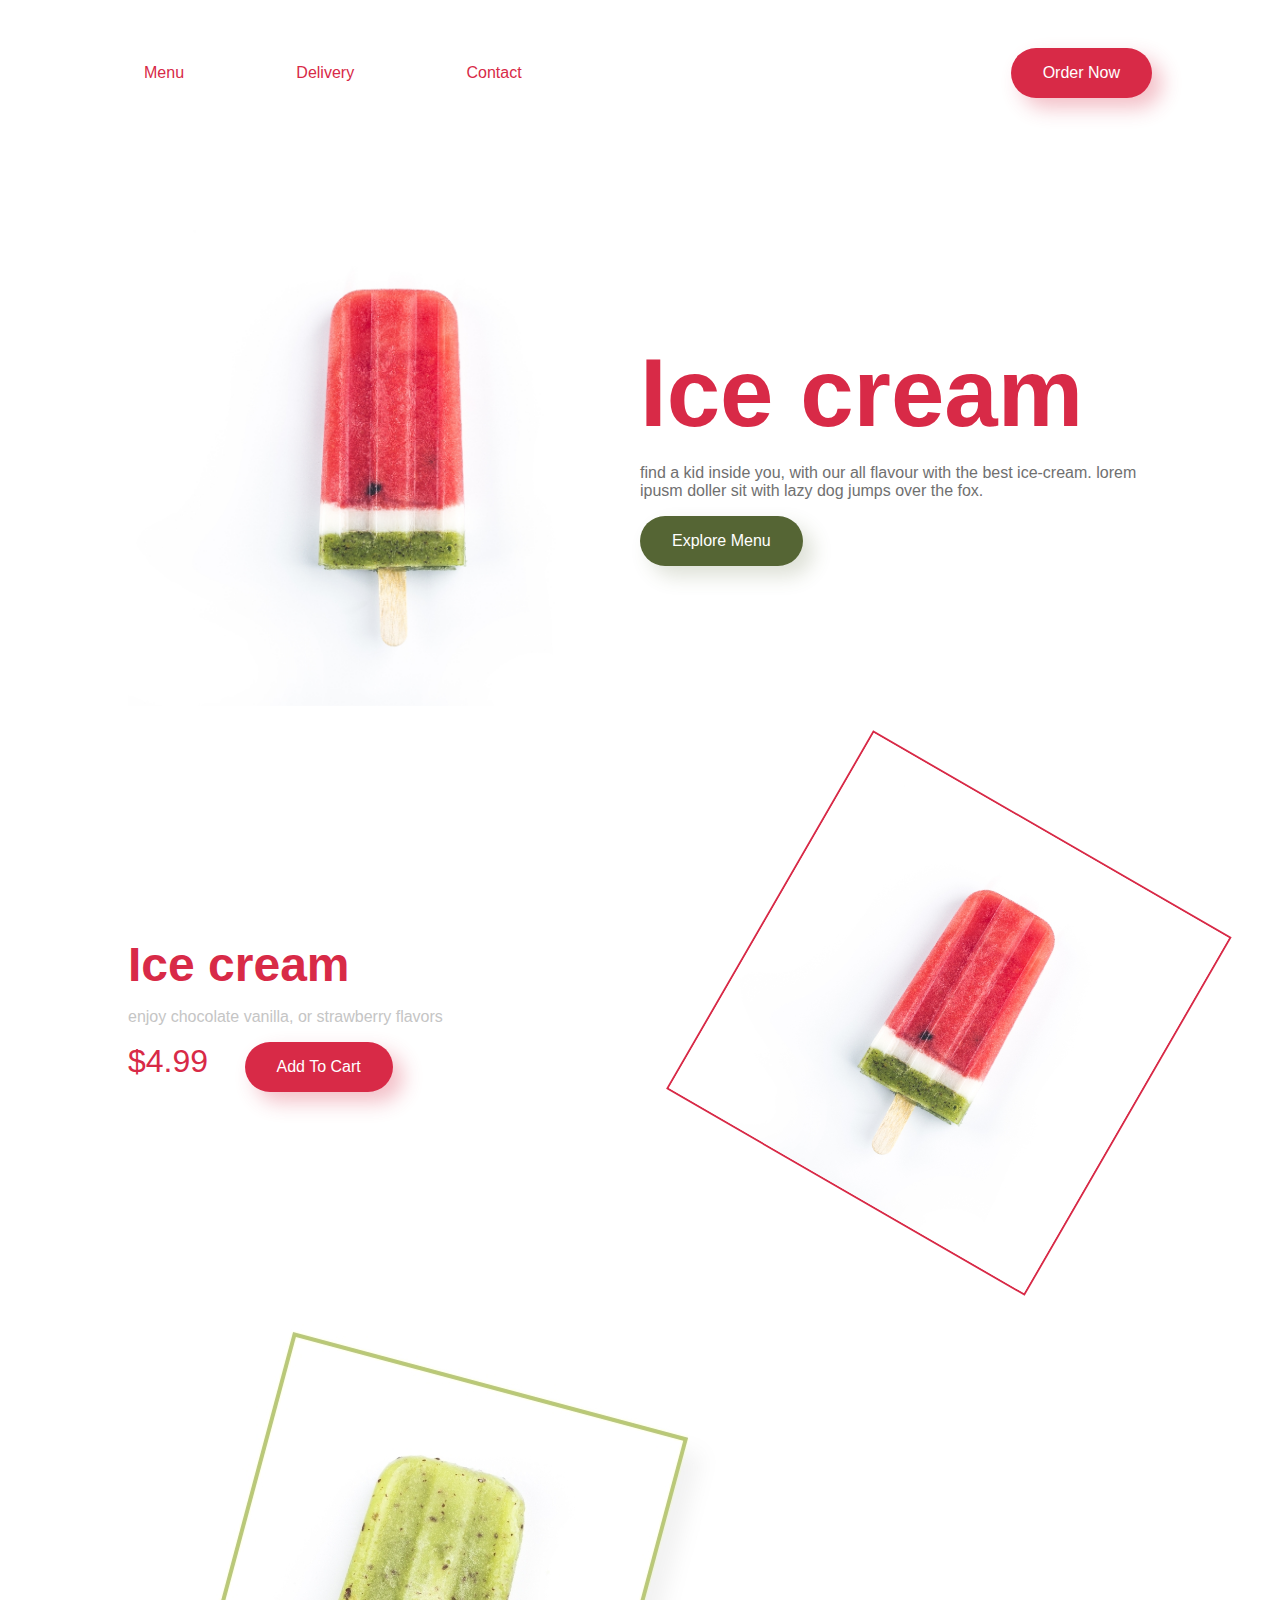
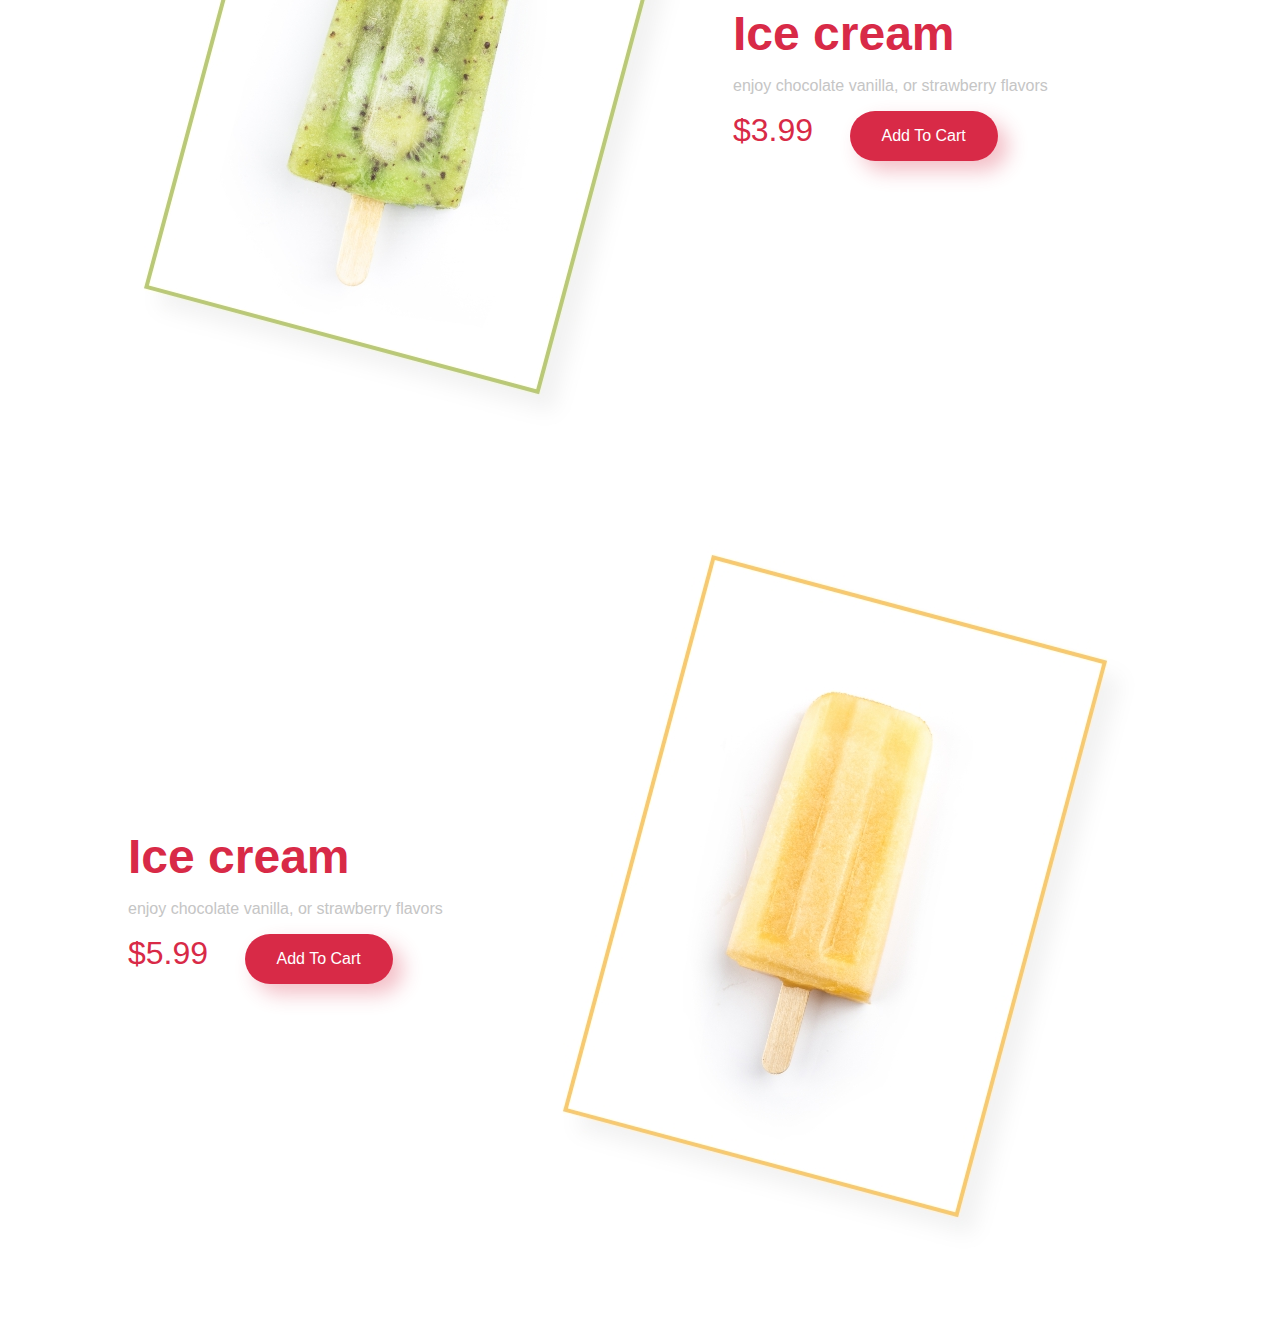
<file: ice-cream/index.html>
<!DOCTYPE html>
<html lang="en">
  <head>
    <meta charset="UTF-8" />
    <meta http-equiv="X-UA-Compatible" content="IE=edge" />
    <meta name="viewport" content="width=device-width, initial-scale=1.0" />
    <link rel="stylesheet" href="./styles.css" />
    <title>Ice cream</title>
  </head>
  <body>
    <nav class="navbar">
      <div class="container navbar--content">
        <ul class="menu">
          <li class="menu--item"><a href="#">Menu</a></li>
          <li class="menu--item"><a href="#">Delivery</a></li>
          <li class="menu--item"><a href="#">Contact</a></li>
        </ul>
        <button class="btn red-btn">Order now</button>
      </div>
    </nav>

    <main>
      <section class="header">
        <div class="container">
          <div class="header--content">
            <div class="header--content__image ">
              <img src="./images/section-1.jpg"  alt="red ice cream" />
            </div>
            <div class="header--content__text">
              <h1 class="heading--primary">Ice cream</h1>
              <p class="paragraph">
                find a kid inside you, with our all flavour with the best
                ice-cream. lorem ipusm doller sit with lazy dog jumps over the
                fox.
              </p>
              <button class="btn green-btn">Explore menu</button>
            </div>
          </div>
        </div>
      </section>

      <section class="berry">
        <div class="container">
            <div class="berry--content">

                <div class="berry--content__text">
                  <h1 class="heading--tertially">Ice cream</h1>
                  <p class="paragraph paragraph-modified">
                    enjoy chocolate vanilla, or strawberry flavors
                  </p>
                 
                  <div class="berry--content__cta">
                    <span class="price">$4.99</span>
                    <button class="btn red-btn">Add to cart</button>
                  </div>
                </div>

                <div class="berry--content__image image-one">
                    <img src="./images/section-1.jpg" alt="red ice cream" />
                  </div>

              </div>
        </div>
      </section>

      <section class="berry">
        <div class="container">
            <div class="berry--content">

                <div class="berry--content__image">
                    <img src="./images/section-2.jpg" alt="red ice cream" />
                  </div>

                <div class="berry--content__text">
                  <h1 class="heading--tertially">Ice cream</h1>
                  <p class="paragraph paragraph-modified">
                    enjoy chocolate vanilla, or strawberry flavors
                  </p>
                 
                  <div class="berry--content__cta">
                    <span class="price">$3.99</span>
                    <button class="btn red-btn">Add to cart</button>
                  </div>
                </div>


              </div>
        </div>
      </section>

      <section class="berry">
        <div class="container">
            <div class="berry--content">

                <div class="berry--content__text">
                  <h1 class="heading--tertially">Ice cream</h1>
                  <p class="paragraph paragraph-modified">
                    enjoy chocolate vanilla, or strawberry flavors
                  </p>
                 
                  <div class="berry--content__cta">
                    <span class="price">$5.99</span>
                    <button class="btn red-btn">Add to cart</button>
                  </div>
                </div>

                <div class="berry--content__image">
                    <img src="./images/section-3.jpg" alt="red ice cream" />
                  </div>

              </div>
        </div>
      </section>
    </main>
  </body>
</html>
</file>
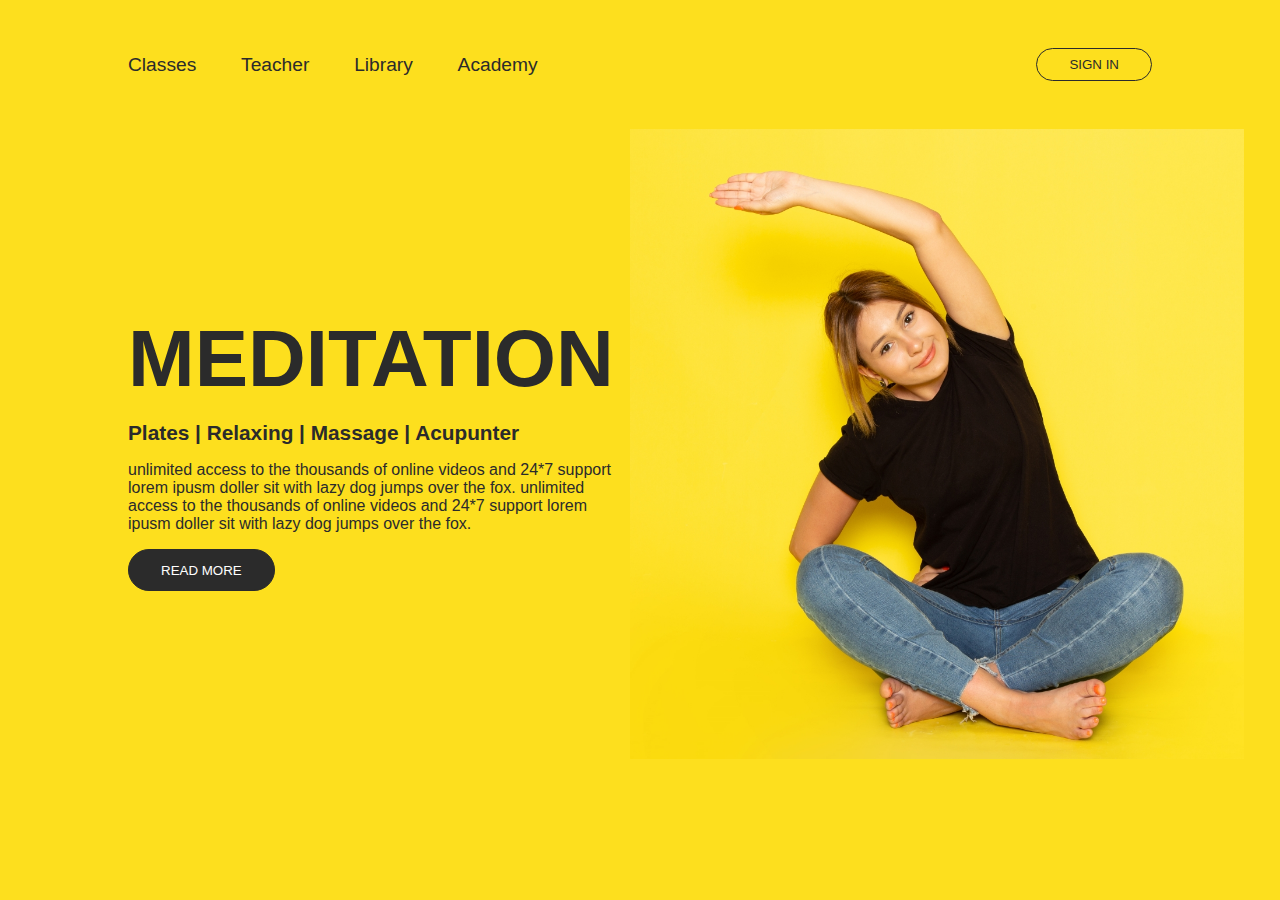
<file: meditation/index.html>
<!DOCTYPE html>
<html lang="en">
  <head>
    <meta charset="UTF-8" />
    <meta http-equiv="X-UA-Compatible" content="IE=edge" />
    <meta name="viewport" content="width=device-width, initial-scale=1.0" />
    <link rel="stylesheet" href="./styles.css" />
    <title>Meditation</title>
  </head>
  <body>
    <header class="header">
      <div class="container">
        <nav class="navbar">
          <div class="menu">
            <ul class="menu--items">
              <li class="menu--item">Classes</li>
              <li class="menu--item">Teacher</li>
              <li class="menu--item">Library</li>
              <li class="menu--item">Academy</li>
            </ul>
          </div>
          <button class="btn signin">Sign in</button>
        </nav>

        <section class="hero">
          <div class="hero--text">
            <h1 class="heading--primary">Meditation</h1>
            <h3 class="heading--tertially">
              plates | relaxing | massage | acupunter
            </h3>

            <p class="paragraph">
              unlimited access to the thousands of online videos and 24*7
              support lorem ipusm doller sit with lazy dog jumps over the fox.
              unlimited access to the thousands of online videos and 24*7
              support lorem ipusm doller sit with lazy dog jumps over the fox.
            </p>

            <button class="btn cta">Read more</button>
          </div>

          <div class="hero--image">
            <!-- <img src="./images/hero.jpg" alt=""> -->
          </div>
        </section>
      </div>
    </header>
  </body>
</html>
</file>
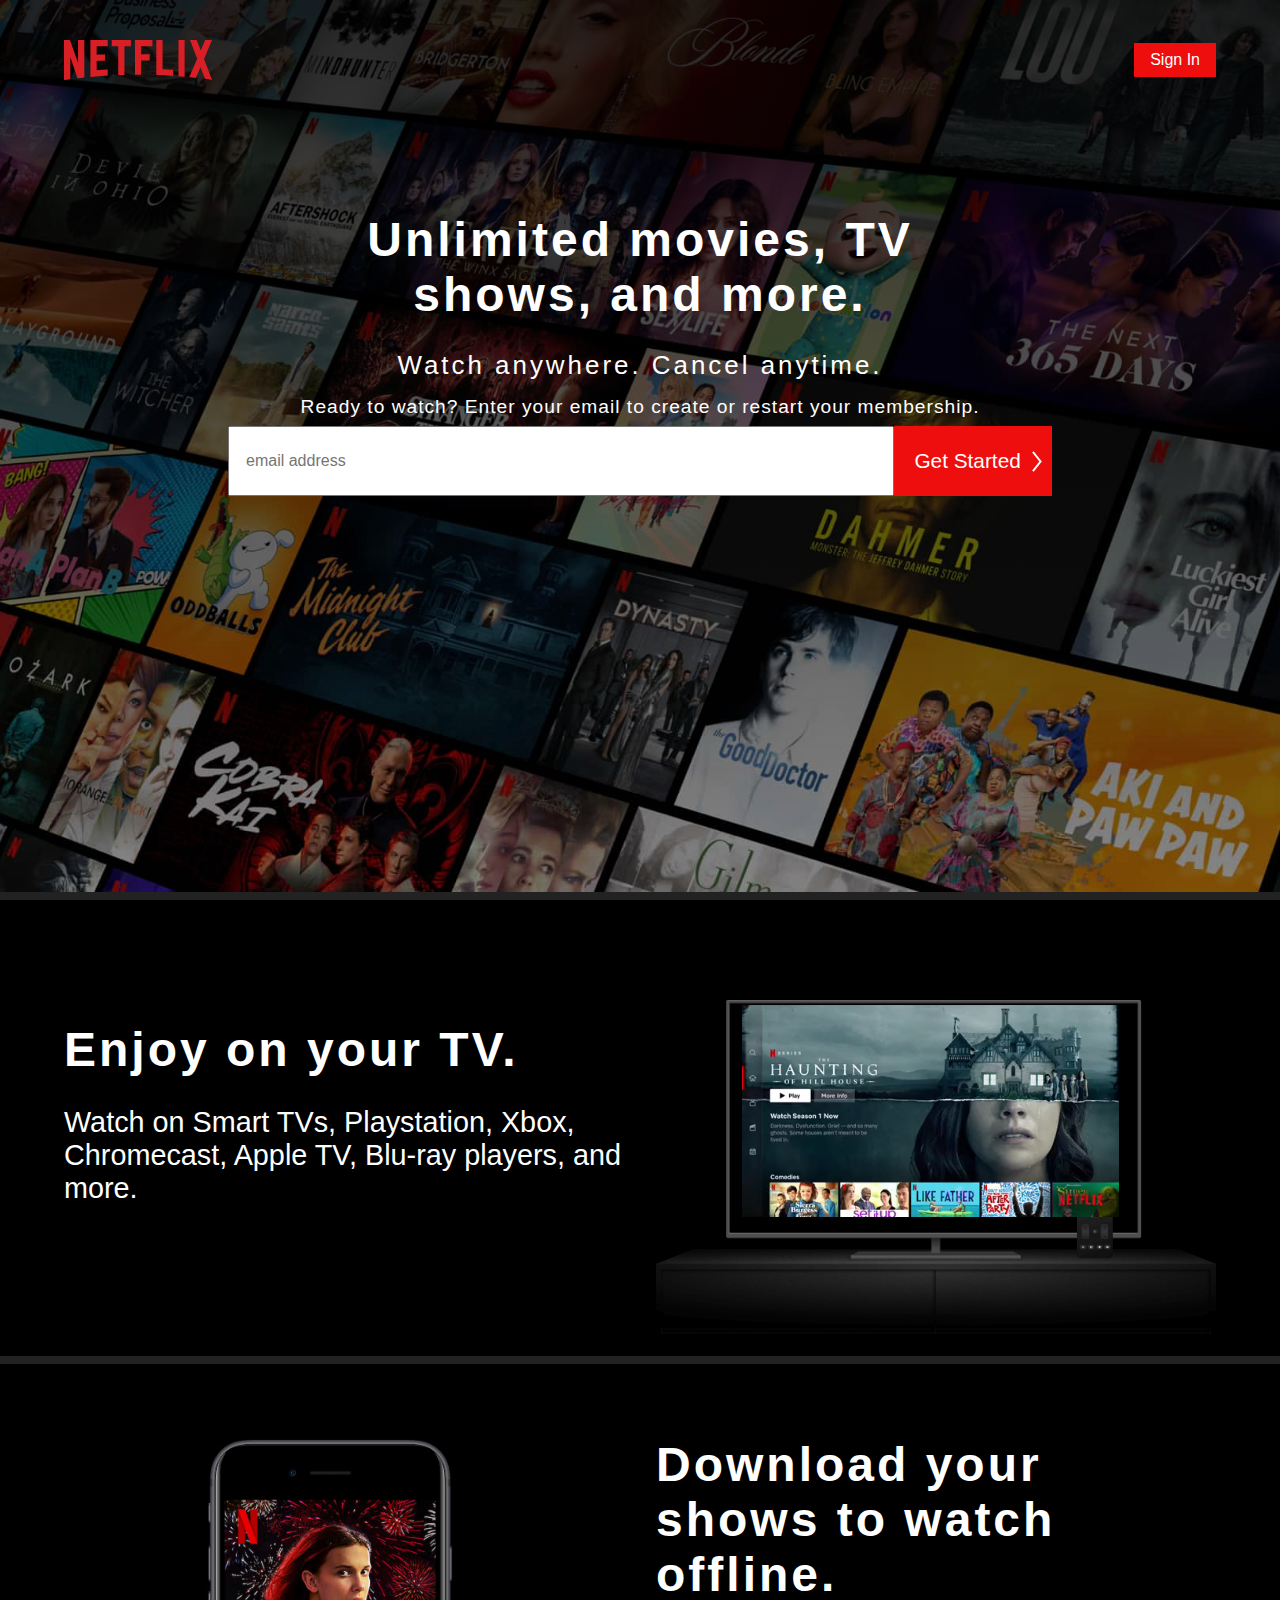
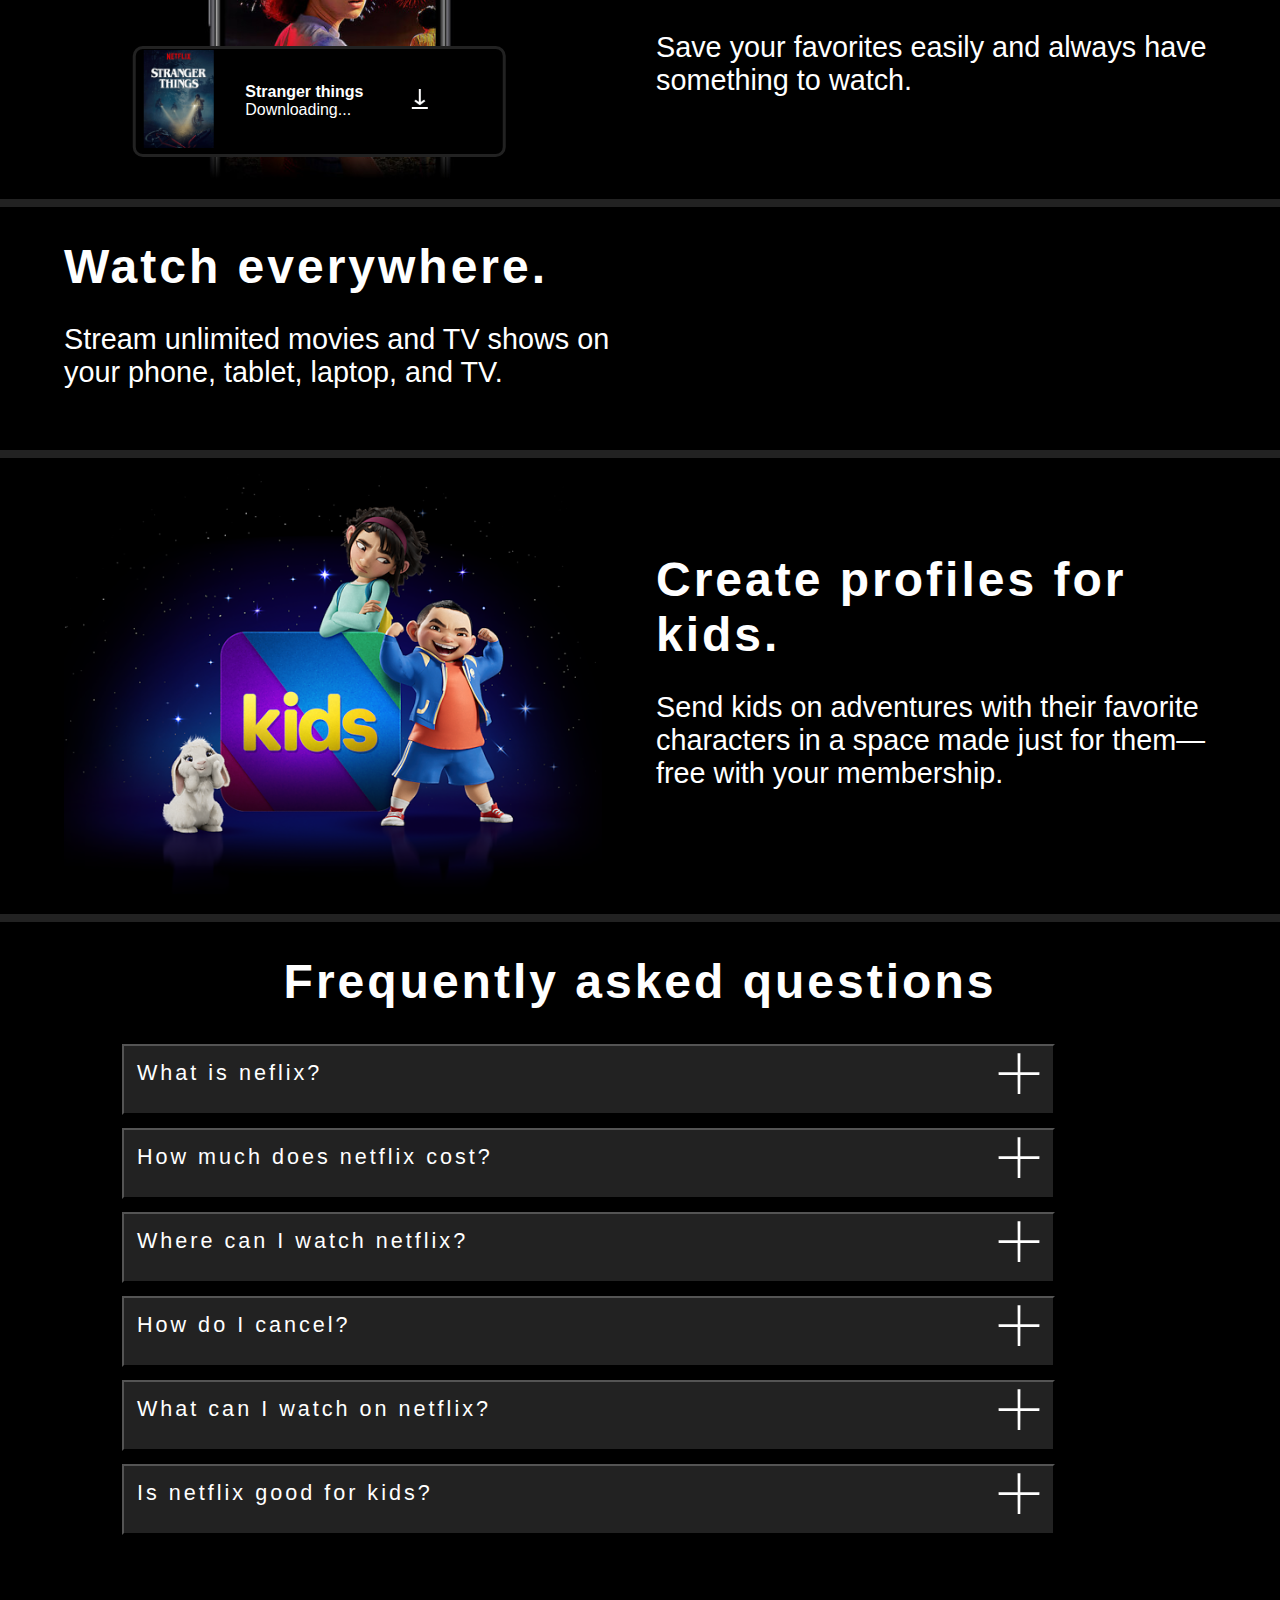
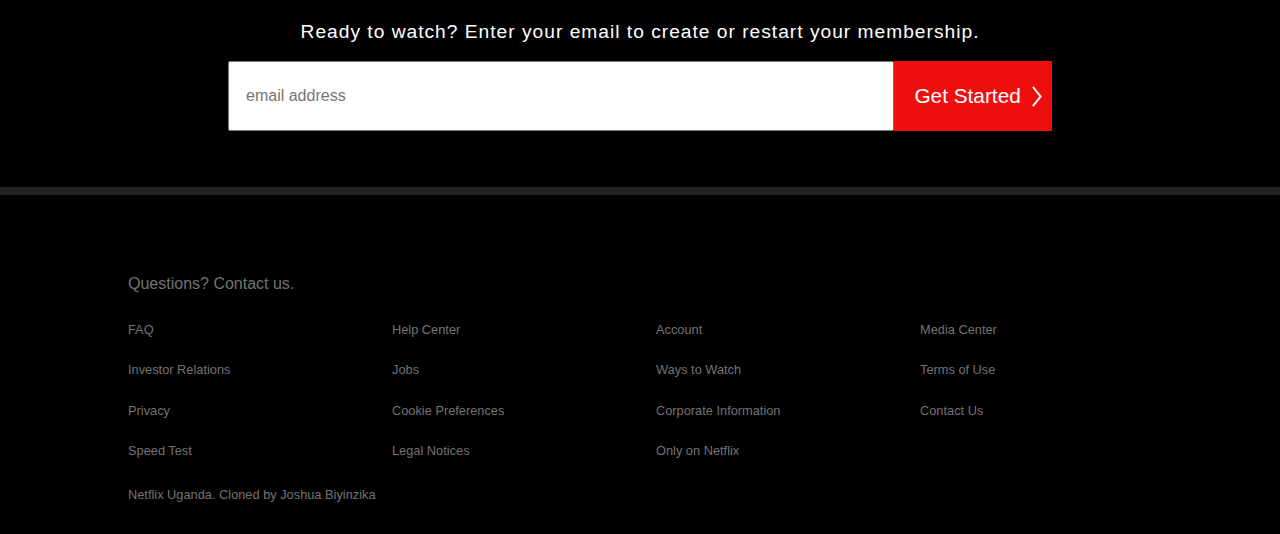
<file: netflix-clone/index.html>
<!DOCTYPE html>
<html lang="en">
  <head>
    <meta charset="UTF-8" />
    <meta http-equiv="X-UA-Compatible" content="IE=edge" />
    <meta name="viewport" content="width=device-width, initial-scale=1.0" />
    <link rel="shortcut icon" href="assests/images/netflix-favicon.ico" type="image/x-icon">
    <link rel="stylesheet" href="assests/css/components.css" />
    <link rel="stylesheet" href="assests/css/layout.css" />
    <link rel="stylesheet" href="assests/css/utilities.css" />
    <link rel="stylesheet" href="assests/css/main.css" />
    <title>Netflix clone</title>
  </head>
  <body>
    <header>
      <div class="container">
        <nav class="navbar">
          <div class="logo">
            <img src="assests/images/logo.svg" alt="#" />
          </div>

          <a href="#" class="btn btn-sigin">sign in</a>
        </nav>

        <div class="header-text">
          <h1 class="heading-primary">
            Unlimited movies, TV <br />
            shows, and more.
          </h1>
          <h2 class="heading-secondary">Watch anywhere. Cancel anytime.</h2>
          <p class="heading-paragraph">
            Ready to watch? Enter your email to create or restart your
            membership.
          </p>

          <form action="#" class="subscription-form">
            <input
              type="email"
              name="email"
              id="email"
              placeholder="email address"
            />
            <button type="submit" class="btn btn-subscription">
              Get started
              <span class="right-arrow">
                <svg viewBox="0 0 6 12" xmlns="http://www.w3.org/2000/svg"><desc>chevron</desc><path d="M.61 1.312l.78-.624L5.64 6l-4.25 5.312-.78-.624L4.36 6z" fill="#fff" fill-rule="evenodd"></path></svg>
              </span>
            </button>
          </form>
        </div>
      </div>
    </header>

    <main>
      <section class="enjoy">
        <div class="container">
          <div class="row">
            <div class="col-1-of-2">
              <h1 class="heading-primary">Enjoy on your TV.</h1>
              <p class="paragraph">
                Watch on Smart TVs, Playstation, Xbox, Chromecast, Apple TV,
                Blu-ray players, and more.
              </p>
            </div>
            <div class="col-1-of-2">
              <div class="enjoy-tv">
                <img src="assests/images/tv.png" alt="tv" />
                <div class="enjoy-tv__video">
                  <video class="video" autoplay muted loop>
                    <source
                      src="assests/images//Netflix-enjoy-on-your-tv-section .m4v"
                    />
                  </video>
                </div>
              </div>
            </div>
          </div>
        </div>
      </section>

      <section class="download">
        <div class="container">
          <div class="row">
            <div class="col-1-of-2">
              <div class="download-phone">
                <img src="assests/images/mobile-0819.jpg" alt="phone" />
                <div class="download-phone__box">
                  <div class="download-phone__box-image">
                    <img src="assests/images/boxshot.png" alt="box" />
                  </div>
                  <div class="download-phone__box-text">
                    <h4>Stranger things</h4>
                    <p>Downloading...</p>
                  </div>
                  <div class="download-phone__box-animation">
                    <img src="assests/images/download-icon.gif" alt="download icon">
                  </div>
                </div>
              </div>
            </div>
            <div class="col-1-of-2">
              <h1 class="heading-primary">
                Download your shows to watch offline.
              </h1>
              <p class="paragraph">
                Save your favorites easily and always have something to watch.
              </p>
            </div>
          </div>
        </div>
      </section>

      <section class="watch">
        <div class="container">
          <div class="row">
            <div class="col-1-of-2">
              <div class="watch-text">
                <h1 class="heading-primary">Watch everywhere.</h1>
                <p class="paragraph">
                  Stream unlimited movies and TV shows on your phone, tablet,
                  laptop, and TV.
                </p>
              </div>
            </div>
          </div>
        </div>
      </section>

      <section class="kids">
        <div class="container">
          <div class="row">
            <div class="col-1-of-2">
              <div class="kids-image">
                <img src="assests/images/kids.png" alt="kids" />
              </div>
            </div>
            <div class="col-1-of-2">
              <h1 class="heading-primary">Create profiles for kids.</h1>
              <p class="paragraph">
                Send kids on adventures with their favorite characters in a
                space made just for them—free with your membership.
              </p>
            </div>
          </div>
        </div>
      </section>

      <section class="faqs">
        <div class="container">
          <div class="heading-center">
            <h1 class="heading-primary">Frequently asked questions</h1>
          </div>
          <div class="faqs-content">
            <div class="faqs-content__box">
              <div class="faqs-content__box-content">
                <button class="qn">
                  <h2 class="heading-secondary">What is neflix?</h2>

                  <svg
                    id="thin-x"
                    viewBox="0 0 26 26"
                    class="svg-icon svg-icon-thin-x"
                    focusable="true"
                  >
                    <path
                      d="M10.5 9.3L1.8 0.5 0.5 1.8 9.3 10.5 0.5 19.3 1.8 20.5 10.5 11.8 19.3 20.5 20.5 19.3 11.8 10.5 20.5 1.8 19.3 0.5 10.5 9.3Z"
                    ></path>
                  </svg>
                </button>
                <div class="content hide">
                  <p class="paragraph">
                    Netflix is a streaming service that offers a wide variety of
                    award-winning TV shows, movies, anime, documentaries, and
                    more on thousands of internet-connected devices.
                  </p>

                  <p class="paragraph">
                    You can watch as much as you want, whenever you want without
                    a single commercial – all for one low monthly price. There's
                    always something new to discover and new TV shows and movies
                    are added every week!
                  </p>
                </div>
              </div>

              <div class="faqs-content__box-content">
                <button class="qn">
                  <h2 class="heading-secondary">How much does netflix cost?</h2>

                  <svg
                    id="thin-x"
                    viewBox="0 0 26 26"
                    class="svg-icon svg-icon-thin-x"
                    focusable="true"
                  >
                    <path
                      d="M10.5 9.3L1.8 0.5 0.5 1.8 9.3 10.5 0.5 19.3 1.8 20.5 10.5 11.8 19.3 20.5 20.5 19.3 11.8 10.5 20.5 1.8 19.3 0.5 10.5 9.3Z"
                    ></path>
                  </svg>
                </button>
                <div class="content hide">
                  <p class="paragraph">
                    Watch Netflix on your smartphone, tablet, Smart TV, laptop,
                    or streaming device, all for one fixed monthly fee. Plans
                    range from US$3.99 to US$11.99 a month. No extra costs, no
                    contracts.
                  </p>
                </div>
              </div>

              <div class="faqs-content__box-content">
                <button class="qn">
                  <h2 class="heading-secondary">Where can I watch netflix?</h2>

                  <svg
                    id="thin-x"
                    viewBox="0 0 26 26"
                    class="svg-icon svg-icon-thin-x"
                    focusable="true"
                  >
                    <path
                      d="M10.5 9.3L1.8 0.5 0.5 1.8 9.3 10.5 0.5 19.3 1.8 20.5 10.5 11.8 19.3 20.5 20.5 19.3 11.8 10.5 20.5 1.8 19.3 0.5 10.5 9.3Z"
                    ></path>
                  </svg>
                </button>
                <div class="content hide">
                  <p class="paragraph">
                    Watch anywhere, anytime. Sign in with your Netflix account
                    to watch instantly on the web at netflix.com from your
                    personal computer or on any internet-connected device that
                    offers the Netflix app, including smart TVs, smartphones,
                    tablets, streaming media players and game consoles.
                  </p>

                  <p class="paragraph">
                    You can also download your favorite shows with the iOS,
                    Android, or Windows 10 app. Use downloads to watch while
                    you're on the go and without an internet connection. Take
                    Netflix with you anywhere.
                  </p>
                </div>
              </div>

              <div class="faqs-content__box-content">
                <button class="qn">
                  <h2 class="heading-secondary">How do I cancel?</h2>

                  <svg
                    id="thin-x"
                    viewBox="0 0 26 26"
                    class="svg-icon svg-icon-thin-x"
                    focusable="true"
                  >
                    <path
                      d="M10.5 9.3L1.8 0.5 0.5 1.8 9.3 10.5 0.5 19.3 1.8 20.5 10.5 11.8 19.3 20.5 20.5 19.3 11.8 10.5 20.5 1.8 19.3 0.5 10.5 9.3Z"
                    ></path>
                  </svg>
                </button>
                <div class="content hide">
                  <p class="paragraph">
                    Netflix is flexible. There are no pesky contracts and no
                    commitments. You can easily cancel your account online in
                    two clicks. There are no cancellation fees – start or stop
                    your account anytime.
                  </p>
                </div>
              </div>

              <div class="faqs-content__box-content">
                <button class="qn">
                  <h2 class="heading-secondary">
                    What can I watch on netflix?
                  </h2>

                  <svg
                    id="thin-x"
                    viewBox="0 0 26 26"
                    class="svg-icon svg-icon-thin-x"
                    focusable="true"
                  >
                    <path
                      d="M10.5 9.3L1.8 0.5 0.5 1.8 9.3 10.5 0.5 19.3 1.8 20.5 10.5 11.8 19.3 20.5 20.5 19.3 11.8 10.5 20.5 1.8 19.3 0.5 10.5 9.3Z"
                    ></path>
                  </svg>
                </button>
                <div class="content hide">
                  <p class="paragraph">
                    Netflix has an extensive library of feature films,
                    documentaries, TV shows, anime, award-winning Netflix
                    originals, and more. Watch as much as you want, anytime you
                    want.
                  </p>
                </div>
              </div>

              <div class="faqs-content__box-content">
                <button class="qn">
                  <h2 class="heading-secondary">Is netflix good for kids?</h2>

                  <svg
                    id="thin-x"
                    viewBox="0 0 26 26"
                    class="svg-icon svg-icon-thin-x"
                    focusable="true"
                  >
                    <path
                      d="M10.5 9.3L1.8 0.5 0.5 1.8 9.3 10.5 0.5 19.3 1.8 20.5 10.5 11.8 19.3 20.5 20.5 19.3 11.8 10.5 20.5 1.8 19.3 0.5 10.5 9.3Z"
                    ></path>
                  </svg>
                </button>
                <div class="content hide">
                  <p class="paragraph">
                    The Netflix Kids experience is included in your membership
                    to give parents control while kids enjoy family-friendly TV
                    shows and movies in their own space.
                  </p>

                  <p class="paragraph">
                    Kids profiles come with PIN-protected parental controls that
                    let you restrict the maturity rating of content kids can
                    watch and block specific titles you don’t want kids to see.
                  </p>
                </div>
              </div>
            </div>
          </div>
        </div>
      </section>

      <section class="cta">
        <div class="container">
            <div class="cta-content">
                <p class="heading-paragraph">
                    Ready to watch? Enter your email to create or restart your
                    membership.
                  </p>
        
                  <form action="#" class="subscription-form">
                    <input
                      type="email"
                      name="email"
                      id="email"
                      placeholder="email address"
                    />
                    <button type="submit" class="btn btn-subscription">
                      Get started
                      <span class="right-arrow">
                        <svg viewBox="0 0 6 12" xmlns="http://www.w3.org/2000/svg"><desc>chevron</desc><path d="M.61 1.312l.78-.624L5.64 6l-4.25 5.312-.78-.624L4.36 6z" fill="#fff" fill-rule="evenodd"></path></svg>
                      </span>
                    </button>
                  </form>
            </div>
        </div>
      </section>

      <footer>
        <div class="footer-container">
            <div class="footer-text__heading">
                Questions? Contact us.
            </div>
            <div class="row">
                <div class="col-1-of-4">
                    <div class="footer-column">
                        <ul class="footer-list">
                            <li class="footer-list__item"><a href='#'>FAQ</a></li>
                            <li class="footer-list__item"><a href='#'>Investor Relations</a></li>
                            <li class="footer-list__item"><a href='#'>Privacy</a></li>
                            <li class="footer-list__item"><a href='#'>Speed Test</a></li>
                        </ul>
                    </div>
                </div>
                <div class="col-1-of-4">
                    <div class="footer-column">
                        <ul class="footer-list">
                            <li class="footer-list__item"><a href='#'>Help Center</a></li>
                            <li class="footer-list__item"><a href='#'>Jobs</a></li>
                            <li class="footer-list__item"><a href='#'>Cookie Preferences</a></li>
                            <li class="footer-list__item"><a href='#'>Legal Notices</a></li>
                        </ul>
                    </div>
                </div>
                <div class="col-1-of-4">
                    <div class="footer-column">
                        <ul class="footer-list">
                            <li class="footer-list__item"><a href='#'>Account</a></li>
                            <li class="footer-list__item"><a href='#'>Ways to Watch</a></li>
                            <li class="footer-list__item"><a href='#'>Corporate Information</a></li>
                            <li class="footer-list__item"><a href='#'>Only on Netflix</a></li>
                        </ul>
                    </div>
                </div>
                <div class="col-1-of-4">
                    <div class="footer-column">
                        <ul class="footer-list">
                            <li class="footer-list__item"><a href='#'>Media Center</a></li>
                            <li class="footer-list__item"><a href='#'>Terms of Use</a></li>
                            <li class="footer-list__item"><a href='#'>Contact Us</a></li>
                        </ul>
                    </div>
                </div>
            </div>
            <div class="footer-text__bottom">
                Netflix Uganda. Cloned by Joshua Biyinzika
            </div>
        </div>
      </footer>

    </main>

    <script src="assests/js/script.js"></script>
  </body>
</html>
</file>
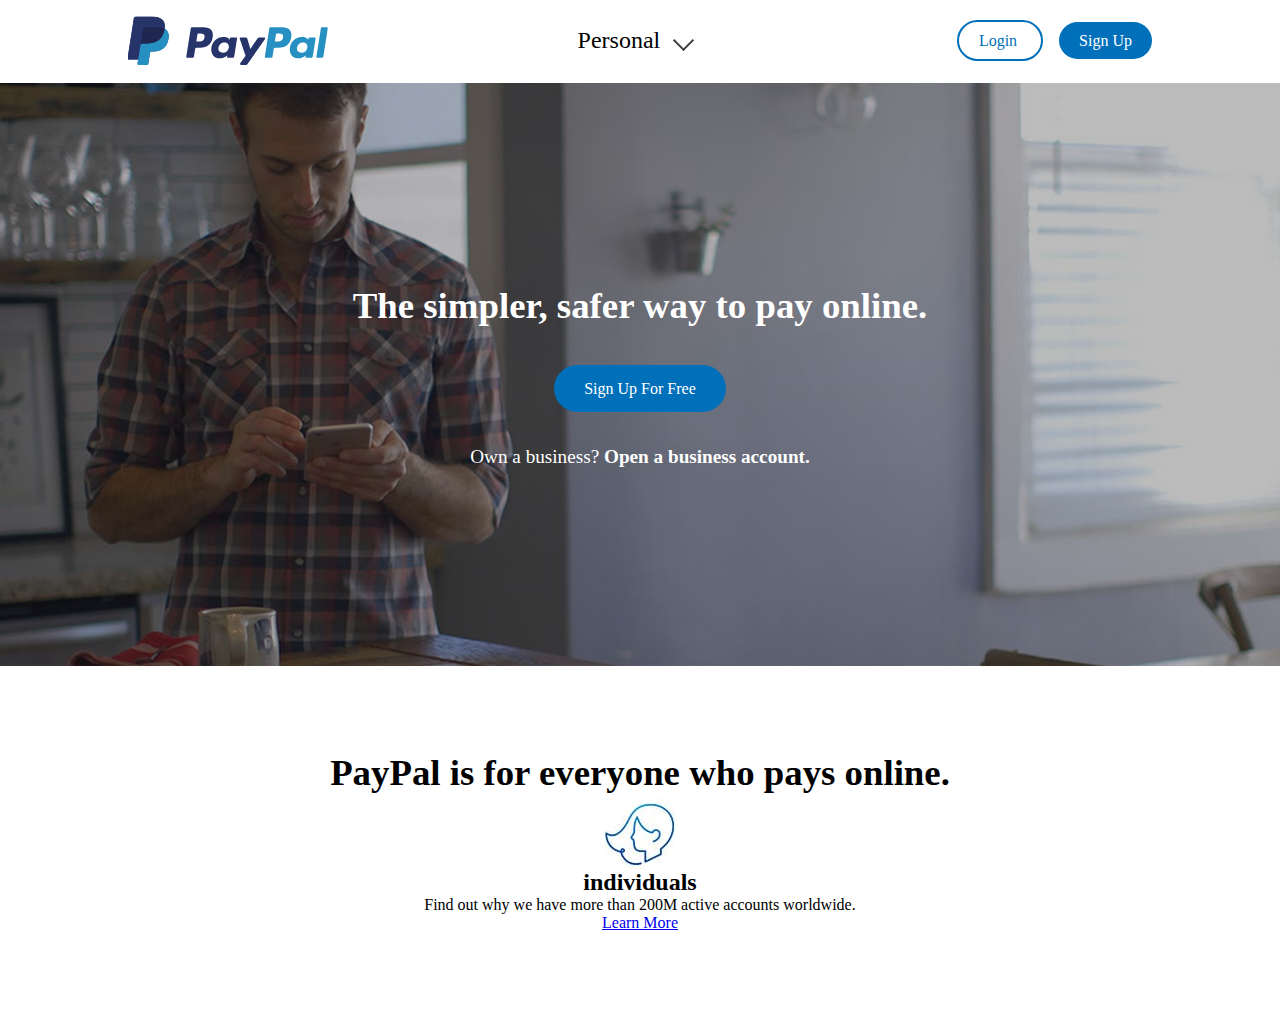
<file: paypal/index.html>
<!DOCTYPE html>
<html lang="en">
  <head>
    <meta charset="UTF-8" />
    <meta http-equiv="X-UA-Compatible" content="IE=edge" />
    <meta name="viewport" content="width=device-width, initial-scale=1.0" />
    <link rel="stylesheet" href="assests/css/layout.css" />
    <link rel="stylesheet" href="assests/css/utilities.css" />
    <link rel="stylesheet" href="assests/css/styles.css" />
    <title>Paypal</title>
  </head>
  <body>
    <div class="navbar-container">
      <nav class="navbar">
        <div class="logo"></div>
        <div class="personal-dropdown">
          <span>
            <div>Personal</div>
            <div class="arrow"></div>
        </span>
        </div>
        <div class="navbar-btns">
          <a href="#" class="btn btn-login"> Login </a>
          <a href="#" class="btn btn-signup"> Sign up </a>
        </div>
      </nav>
      <div class="navbar-items">
        <div class="container navbar-items__content">
          <div class="navbar-col">
            <div>
              <a href="#">
                <h3 class="heading-tertially">How paypal works</h3>
              </a>
              <a href="#">
                <p>What you can do with a personal account</p>
              </a>
            </div>
            <div>
              <a href="#">
                <h3 class="heading-tertially">Pay Online</h3>
              </a>
              <a href="#">
                <p>Online payments without borders</p>
              </a>
            </div>
          </div>
          <div class="navbar-col">
            <div>
              <a href="#">
                <h3 class="heading-tertially">Send payments</h3>
              </a>
              <a href="#">
                <p>Send payments abroad</p>
              </a>
            </div>
            <div>
              <a href="#">
                <h3 class="heading-tertially">Get the paypal app</h3>
              </a>
              <a href="#">
                <p>Manage your account on your mobile</p>
              </a>
            </div>
          </div>
          <div class="navbar-col">
            <div>
              <a href="#">
                <h3 class="heading-tertially">Search for deals</h3>
              </a>
              <a href="#">
                <p>Pay with paypal and save money</p>
              </a>
            </div>
          </div>
          <div class="navbar-col">
            <button class="btn-close__layout">X</button>
          </div>
        </div>
      </div>
    </div>

    <section class="hero">
      <div class="hero-content">
        <div>
          <h1 class="heading-primary">The simpler, safer way to pay online.</h1>
        </div>

        <div class="hero-btn">
            <a href="#" class="btn btn-signup hero-btn-custom">Sign up for free</a>
        </div>

        <div class="hero-cta">
          <span>Own a business? <a href="#">Open a business account.</a></span>
        </div>

      </div>
    </section>

    <section class="audience">
      <div class="audience-content">
        <h1 class="heading-primary">PayPal is for everyone who pays online.</h1>
        <img src="assests/images/1-individuals.jpg" alt="individuals">
        <h2 class="heading-scondary">
          individuals
        </h2>
        <p>Find out why we have more than 200M active accounts worldwide.</p>
        <a href="#" class="btn btn-learn">Learn more</a>
      </div>
    </section>

    <script src="assests/js/main.js"></script>
  </body>
</html>
</file>
<file: ice-cream/styles.css>
*{
    padding: 0;
    margin: 0;
}

:root{
    --color-primary:#D82A47;
    --color-secondary:#556534;
    --text-color-primary:#707070;
    --text-color-secondary:#C5C5C5;
}

body{
    font-family: 'Lucida Sans', 'Lucida Sans Regular', 'Lucida Grande', 'Lucida Sans Unicode', Geneva, Verdana, sans-serif;
}

.navbar{
    padding: 3rem 0;
}

.navbar--content{
    display: flex;
    align-items: center;
    
}

.menu{
    display: flex;
    list-style: none;
    justify-content: space-between;
    width: 40%;
}

.menu li > a{
    text-decoration: none;
    color: var(--color-primary);
    padding: 0 1rem;
    transition: all ease-in .3s;
}

.menu li > a:hover{
    color: var(--text-color-primary);
}

.btn{
    border-radius: 50px;
    padding: 1rem 2rem;
    border: none;
    text-transform: capitalize;
    font-size: 1rem;
    cursor: pointer;
}

.red-btn{
    margin-left: auto;
    background-color: var(--color-primary);
    color: #fff;
    box-shadow: 10px 10px 20px rgba(216, 42, 71, .3);
}

.green-btn{
    background-color: var(--color-secondary);
    box-shadow: 10px 10px 20px rgba(85, 101, 52, .2);
    color: #fff;
}

.container{
    width: 80%;
    margin: 0 auto;
}

.header--content{
    display: flex;
    align-items: center;
}

.header--content__image{
    width: 100%;
    flex: 1 1 50%;
}

.header--content__text{
    flex: 1 1 50%;
}

.header--content__image img{
    width: 100%;
}

.heading--primary{
    margin: 0 0 1rem 0;
    color: var(--color-primary);
    font-size: 6rem;
}

.heading--tertially{
    margin: 0 0 1rem 0;
    color: var(--color-primary);
    font-size: 3rem;
}

.paragraph{
    margin: 1rem 0 1rem 0;
    color: var(--text-color-primary);
    font-size: 1rem;
}

.paragraph-modified{
    color: var(--text-color-secondary) !important;
}

section{
    padding: 3rem 0;
}

.berry--content{
    display: flex;
    align-items: center;

}

.berry--content__text{
    flex: 1 1 50%;
}

.berry--content__image{
    flex: 1 1 30%;
}

.image-one img{
    width: 100%;
    transform: rotate(30deg);
    border: solid 2px var(--color-primary);
}

.price{
    color: var(--color-primary);
    margin: 0 2rem 0 0;
    font-size: 2rem;
}
</file>
<file: meditation/styles.css>
*{
    padding: 0;
    margin: 0;
}

:root{
    --primary-color:#FDDF1E;
    --secondary-color:#2B2B2B;
}

body{
    font-family: Verdana, Geneva, Tahoma, sans-serif;
   
}

.header{
    background-color: var(--primary-color);
    height: 100vh;
}

.container{
    width: 80%;
    margin: 0 auto;
}

.navbar{
    display: flex;
    align-items: center;
    padding: 3rem 0;
    animation: comeInTop 1s;
    transition: all ease-in 2s;
}

.menu{
    width: 40%;
}

.navbar .menu--items{
    display: flex;
    align-items: center;
    justify-content: space-between;
}

.menu--items{
    list-style: none;
    padding: 0;
}

.menu--item{
    font-size: 1.2rem;
    color: var(--secondary-color);
    font-weight: lighter;
    text-transform: capitalize;
    transition: all ease-in .3s;
    cursor: pointer;
}

.menu--item:hover{
    color: #fff;
}

.btn{
    color: var(--secondary-color);
    border: solid 1px var(--secondary-color);
    border-radius: 40px;
    padding: .5rem 2rem;
    text-transform: uppercase;
    cursor: pointer;
}

.signin{
    margin-left: auto;
    background-color: transparent;
    transition: all ease-in .3s;
}

.signin:hover{
    background-color: var(--secondary-color);
    color: #fff;
}

.hero{
    padding: 0rem 0;
    display: flex;
    align-items: center;
    justify-content: space-between;
}

.hero .hero--text{
    flex: 1 0 40%;
    padding: 0 1rem 0 0;
}

.hero .hero--image{
    flex: 1 0 60%;
}

.hero--text{
    padding: 5rem 0;
}

.heading--primary{
    font-size: 5rem;
    text-transform: uppercase;
    color: var(--secondary-color);
   margin: 1rem 0;
   animation: comeInLeft 1.5s;
   transition: all ease-in .3s;
}

.heading--tertially{
    font-size: 1.3rem;
    text-transform: capitalize;
    color: var(--secondary-color);
    margin: 1rem 0;
    animation: fadeIn 2s;
}

.paragraph{
    font-size: 1rem;
    color: var(--secondary-color);
    margin: 1rem 0;
    animation: fadeIn 2s;
}

.cta{
    background-color: var(--secondary-color);
    color: #fff;
    padding: .8rem 2rem;
    transition: all ease-in .3s;
    animation: comeInBottom 2s;
}

.cta:hover{
    background-color: transparent;
    color: var(--secondary-color);
    font-weight: bolder;
}

.hero--image{
    background-image: url('./images/hero.jpg');
    background-position: center;
    background-size: cover;
    background-repeat: no-repeat;
    height: 70vh;
    width: 50%;
}

/*animations*/
@keyframes comeInLeft {

    0%{
        transform: translate(-1000px);
    }

    90%{
        transform: translate(100px);
    }

    100%{
        transform: translate(0px);
    }
    
}

@keyframes comeInBottom {

    0%{
        transform: translateY(1000px);
    }

    90%{
        transform: translateY(-10px);
    }

    100%{
        transform: translateY(0px);
    }
    
}

@keyframes comeInTop {

    0%{
        transform: translateY(-1000px);
        opacity: 0;
    }

    90%{
        transform: translateY(-10px);
        opacity: .8;
    }

    100%{
        transform: translateY(0px);
        opacity: 1;
    }
    
}

@keyframes fadeIn {

    0%{
       opacity: 0;
    }

    90%{
        opacity: 0.8;
    }

    100%{
        opacity: 1;
    }
    
}


@media (max-width:800px){
    .hero{
        flex-direction: column;
    }
}
</file>
<file: netflix-clone/assests/css/components.css>
/* Subscription form start */

.subscription-form{
    width: 65vw;
    padding: .5em 0;
    display: flex;
    align-items: center;
    justify-content: center;
}

.subscription-form input{
    padding: 1em 1em;
    width: 80%;
    font-size: 1em;
    outline: none;
    height: 70px;
}

.btn-subscription{
    cursor: pointer;
    outline: none;
    border: none;
    height: 70px;
    font-size: 1.3em;
}

.btn-subscription:hover{
    background-image: linear-gradient(to top right, rgb(184, 22, 22), rgb(238, 14, 14));
}

.right-arrow{
    flex: 0 1 auto;
    height: 0.75em;
    margin: 0 0 0 0.5em;
    position: relative;
    width: 0.35em;
}

.btn-subscription svg{
    height: 100%;
    left: 0;
    margin: 1px 0;
    position: absolute;
    top: 0;
    transform: scaleX(1);
}
/* Subscription form end */
</file>
<file: netflix-clone/assests/css/layout.css>
/*flexbox grid*/
:root{
    --row-margin-top:0em;
    --horizontal-gutter:2em;
    --vertical-gutter:1em;
    --row-width-wide:1000px;
}

.column{
    height: 100px;
    width: 100%;
    background-color: red;
}

.container{
    width: 90%;
    margin: 0 auto;
}

.row{
    display: flex;
    align-items: center;
   }

.col-1-of-2{
    flex: 1 1 calc((var(--row-width-wide) - (var(--horizontal-gutter)))/2);
    margin: 1em 0;
}

.col-1-of-2:not(:last-child){
    margin-right: var(--horizontal-gutter);
}

.col-1-of-3{
    flex: 1 1 calc((var(--row-width-wide) - (var(--horizontal-gutter)*2))/3);
    margin: 1em 0;
}

.col-1-of-3:not(:last-child){
    margin-right: var(--horizontal-gutter);
}

.col-2-of-3{
    flex: 1 1 calc(2*((var(--row-width-wide) - (var(--horizontal-gutter)))/3 + 2*var(--horizontal-gutter)));
    margin: 1em 0;
}

.col-2-of-3:not(:last-child){
    margin-right: var(--horizontal-gutter);
}


.col-1-of-4{
    flex: 1 1 calc((var(--row-width-wide) - (var(--horizontal-gutter)*3))/4);
    margin: 1em 0;
}

.col-1-of-4:not(:last-child){
    margin-right: var(--horizontal-gutter);
}

.col-2-of-4{
    flex: 1 1 calc(2*((var(--row-width-wide) - (var(--horizontal-gutter)*2))/4) + 2*var(--horizontal-gutter));
    margin: 1em 0;
}

.col-2-of-4:not(:last-child){
    margin-right: var(--horizontal-gutter);
}

.col-3-of-4{
    flex: 1 1 calc((3*(var(--row-width-wide) - (var(--horizontal-gutter)))/4) + 3*var(--horizontal-gutter));
    margin: 1em 0;
}

.col-3-of-4:not(:last-child){
    margin-right: var(--horizontal-gutter);
}

@media (max-width:800px){
    .row{
        flex-direction: column;
    }
}

@media (max-width:500px){
    .row{
      
    }

    .col-1-of-2{
      background-color: red;
      flex: 1 1 calc((400px - (var(--horizontal-gutter)))/2);
     
    }
    
    .col-1-of-3{
       
    }
    
  
    
    .col-2-of-3{
       
    }
    
   
    
    
    .col-1-of-4{
       
    }
    
    
    
    .col-2-of-4{
       
    }
    
    
    
    .col-3-of-4{
       
    }
    
  
}
</file>
<file: netflix-clone/assests/css/utilities.css>
.btn{
    text-decoration: none;
    text-transform: capitalize;
    color: #fff;
    background-color: rgb(238, 14, 14);
    padding: .5em 1em;
}

.heading-primary{
    font-size: 3em;
    letter-spacing: 3px;
    font-weight: 600;
    padding: 0 0 .6em 0;
}

.heading-secondary{
    font-size: 1.62em;
    letter-spacing: 3px;
    font-weight: 400;
    padding: 0 0 .6em 0;
}

.heading-center{
    text-align: center;
}

.paragraph{
    font-size: 1.8rem;
    padding: 0 0 1em 0;
}


@media (max-width:500px){
    .heading-primary{
        font-size: 2em;
        letter-spacing: 1px;
        font-weight: 500;
        padding: 0 0 .6em 0;
        text-align: center;
    }
    
    .heading-secondary{
        font-size: 1.2em;
        letter-spacing: 0px;
        font-weight: 300;
        padding: 0 0 .6em 0;
        text-align: center;
    }
    
    
    .paragraph{
        font-size: 1rem;
        padding: 0 0 .5em 0;
        text-align: center;
    }

    .content .paragraph{
        text-align: left;
    }
    
}
</file>
<file: netflix-clone/assests/css/main.css>
:root {
  --text-color-light: #fff;
  ---primary-color: red;
  --border-bottom-color: #222;
}

* {
  padding: 0;
  margin: 0;
  box-sizing: border-box;
}

body {
  font-family: Roboto, sans-serif;
  background-color: #000;
}

header {
  height: 100vh;
  background-image: linear-gradient(
      to bottom,
      rgba(0, 0, 0, 0.8),
      rgba(0, 0, 0, 0.3)
    ),
    url("../images/netflix-bg.jpg");
  background-position: center;
  background-size: cover;
  border-bottom: solid 8px var(--border-bottom-color);
}

/*navbar start*/

nav.navbar {
  display: flex;
  align-items: center;
  padding: 2.5em 0;
}

nav.navbar .logo {
  height: 2.5em;
}

nav.navbar .logo img {
  height: 100%;
}

nav.navbar .btn-sigin {
  margin-left: auto;
  transition: all ease-out 10s;
}

nav.navbar .btn-sigin:hover {
  background-image: linear-gradient(
    to top right,
    rgb(184, 22, 22),
    rgb(238, 14, 14)
  );
}

/*navbar end*/

/*header text start*/

.header-text {
  color: var(--text-color-light);
  display: flex;
  flex-direction: column;
  align-items: center;
  text-align: center;
  margin: 8% 0 0 0;
}

.heading-paragraph {
  font-weight: 300;
  letter-spacing: 1px;
  font-size: 1.2em;
}

/*header text end*/

/* enjoy section start*/
.enjoy {
  color: var(--text-color-light);
  border-bottom: var(--border-bottom-color) solid 8px;
}

.enjoy-tv {
  position: relative;
}

.enjoy-tv img {
  height: auto;
  max-width: 100%;
  z-index: 1000;
}

.enjoy-tv__video {
  max-width: 70%;
  max-height: 50%;
  height: 100%;
  width: 100%;
  position: absolute;
  top: 46%;
  left: 49%;
  transform: translate(-50%, -50%);
}

.enjoy-tv__video video {
  width: 100%;
  height: 100%;
}

/* enjoy section end*/

/*download start*/
.download {
  color: var(--text-color-light);
  border-bottom: var(--border-bottom-color) solid 8px;
}

.download-phone {
  max-width: 95%;
  max-height: 95%;
  position: relative;
}

.download-phone img {
  height: 100%;
  width: 100%;
}

.download-phone__box {
  position: absolute;
  top: 88%;
  left: 20%;
  transform: translate(-10%, -80%);
  display: flex;
  align-items: center;
  justify-content: space-between;
  width: 70%;
  background-color: #000;
  border: solid 3px var(--border-bottom-color);
  border-radius: 10px;
  padding: 0.1em 0.5em;
}

.download-phone__box-image {
  max-width: 20%;
  max-height: 20%;
}

.download-phone__box-image img {
  height: 100%;
  width: 100%;
}

.download-phone__box-animation img {
  width: 50%;
  height: 50%;
}

/*download end*/

/*watch start*/
.watch {
  border-bottom: var(--border-bottom-color) 8px solid;
  color: var(--text-color-light);
  padding: 1em 0;
}

.watch-text {
  width: 50%;
}
/* watch end*/

/* kids start */
.kids {
  color: var(--text-color-light);
  border-bottom: var(--border-bottom-color) solid 8px;
}

.kids-image{
  max-width: 100%;
  max-height: 100%;
}

.kids-image img{
  height: 100%;
  width: 100%;
}
/*kids end*/

/*faqs start*/
.faqs {
  color: var(--text-color-light);
  padding: 2em 0;
}

.faqs-content {
  display: flex;
  align-items: center;
  justify-content: center;
}

.svg-icon-thin-x {
  fill: var(--text-color-light);
  height: 40px;
  margin-left: auto;
  transform: rotate(45deg);
}

.svg-closed {
  transform: rotate(90deg);
}

.faqs-content__box,
.faqs-content__box-content {
  width: 90%;
  display: flex;

  flex-direction: column;
}

.faqs-content__box-content .qn {
  display: flex;
  width: 100%;
  background-color: var(--border-bottom-color);
  padding: 1em 1em;
  align-items: center;
  color: var(--text-color-light);
  margin: 0.5em 0;
}

.faqs-content__box-content .content {
  background-color: var(--border-bottom-color);
  padding: 1em 1em;
  margin: 0.2em 0 0 0;
  display: block;
}

.hide {
  display: none !important;
  overflow: hidden;
}

/*faqs end*/

/*cta start*/
.cta {
  padding: 3em 0;
  border-bottom: var(--border-bottom-color) solid 8px;
}

.cta p {
  color: #fff;
  padding: 0 0 0.5em 0;
}

.cta-content {
  display: flex;
  flex-direction: column;
  align-items: center;
}
/*cta end*/

/*footer start*/
.footer-container {
  width: 80%;
  margin: 0 auto;
}
footer {
  color: #737373;
  padding: 5em 0 2em 0;
}

footer .row {
  align-items: baseline;
}

.footer-column .footer-list {
  list-style: none;
  padding: 0;
  font-size: 0.8em;
}

.footer-list__item {
  padding: 1em 0;
}

.footer-list .footer-list__item > a {
  color: #737373;
  text-decoration: none;
}

.footer-list .footer-list__item > a:hover {
  text-decoration: underline;
}

.footer-text__bottom {
  font-size: 0.8em;
}
/*footer end*/

@media (max-width: 500px) {
  /* enjoy section start*/

  
}
</file>
<file: paypal/assests/css/layout.css>
/*flexbox grid*/
:root{
    --row-margin-top:0em;
    --horizontal-gutter:2em;
    --vertical-gutter:1em;
    --row-width-wide:1000px;
}

.column{
    height: 100px;
    width: 100%;
    background-color: red;
}

.container{
    width: 80%;
    margin: 0 auto;
}

.row{
    display: flex;
    align-items: center;
   }

.col-1-of-2{
    flex: 1 1 calc((var(--row-width-wide) - (var(--horizontal-gutter)))/2);
    margin: 1em 0;
}

.col-1-of-2:not(:last-child){
    margin-right: var(--horizontal-gutter);
}

.col-1-of-3{
    flex: 1 1 calc((var(--row-width-wide) - (var(--horizontal-gutter)*2))/3);
    margin: 1em 0;
}

.col-1-of-3:not(:last-child){
    margin-right: var(--horizontal-gutter);
}

.col-2-of-3{
    flex: 1 1 calc(2*((var(--row-width-wide) - (var(--horizontal-gutter)))/3 + 2*var(--horizontal-gutter)));
    margin: 1em 0;
}

.col-2-of-3:not(:last-child){
    margin-right: var(--horizontal-gutter);
}


.col-1-of-4{
    flex: 1 1 calc((var(--row-width-wide) - (var(--horizontal-gutter)*3))/4);
    margin: 1em 0;
}

.col-1-of-4:not(:last-child){
    margin-right: var(--horizontal-gutter);
}

.col-2-of-4{
    flex: 1 1 calc(2*((var(--row-width-wide) - (var(--horizontal-gutter)*2))/4) + 2*var(--horizontal-gutter));
    margin: 1em 0;
}

.col-2-of-4:not(:last-child){
    margin-right: var(--horizontal-gutter);
}

.col-3-of-4{
    flex: 1 1 calc((3*(var(--row-width-wide) - (var(--horizontal-gutter)))/4) + 3*var(--horizontal-gutter));
    margin: 1em 0;
}

.col-3-of-4:not(:last-child){
    margin-right: var(--horizontal-gutter);
}

@media (max-width:800px){
    .row{
        flex-direction: column;
    }
}

@media (max-width:500px){
    .row{
      
    }

    .col-1-of-2{
      background-color: red;
      flex: 1 1 calc((400px - (var(--horizontal-gutter)))/2);
     
    }
    
    .col-1-of-3{
       
    }
    
  
    
    .col-2-of-3{
       
    }
    
   
    
    
    .col-1-of-4{
       
    }
    
    
    
    .col-2-of-4{
       
    }
    
    
    
    .col-3-of-4{
       
    }
    
  
}
</file>
<file: paypal/assests/css/utilities.css>
.heading-primary{
    font-size: 2.3rem;
    padding: 5px 0;
}

.heading-tertially{
    font-size: 1.3rem;
    padding: 5px 0;
}

.btn{
    border-radius: 50px;
    text-transform: capitalize;
}
</file>
<file: paypal/assests/css/styles.css>
*{
    margin: 0;
    padding: 0;
}

:root{
    --primary-color:#0070ba;
    --secondary--color:#003087;
    --color-light:#fff;
}

.navbar-container{
    position: relative;
}

.navbar{
    display: flex;
    align-items: center;
    justify-content: space-between;
    margin: 0 auto;
    width: 80%;
    padding: 1rem 0;
}

.logo{
    background-image: url('../images/logo-paypal.svg');
    background-size: cover;
    background-position: center;
    background-repeat: no-repeat;
    height: 49px;
    width: 200px;

}

.navbar-items{
position: absolute;
left: 0;
right: 0;
 background-color: var(--secondary--color);   
 border-bottom: #fff solid 2px;
 height: 0;
 overflow: hidden;
 transition: all linear .3s;
}

.navbar-items__content{
    display: flex;
    justify-content: space-between;
    padding: 2rem 0;
}

.navbar-items__content .navbar-col div:not(:first-child){
    padding-top: 10px;
}

.navbar-items__content a p{
    font-size: 1rem;
    padding: 5px 0;
}

.navbar-items__content a{
    color: #fff;
    text-decoration: none;
}

.btn-close__layout{
    color: #fff;
    font-size: 2rem;
    background-color: transparent;
    outline: none;
    border: none;
    cursor: pointer;
    transition: all .3s;
}

.btn-close__layout:active{
    transform: scale(.9);
}

.btn-login{
    border:var(--primary-color) solid 2px;
    padding: 10px 20px;
    text-decoration: none;
    color: var(--primary-color);
    margin: 0 1rem 0 0;
}

.btn-signup{
    background-color: var(--primary-color);
    padding: 10px 20px;
    text-decoration: none;
    color: var(--color-light);
}

.personal-dropdown span{
    display: flex;
    align-items: center;
}



.personal-dropdown span{
    font-size: 1.5rem;
}

.personal-dropdown span .arrow{
    box-sizing: border-box;
    opacity: .75;
    width: 15px;
    height: 15px;
    display: inline-block;
    border: #000 solid 2px;
    margin: 0 1rem;
    border-left: none;
    border-top: none;
    transform: rotate(45deg);
    cursor: pointer;
    transition: all .3s;
}

.personal-dropdown .arrow:hover{
   transform: rotate(225deg);
}

/*hero section*/
.hero{
    height: 65vh;
    background-image: linear-gradient(to right, rgba(46, 45, 45, 0.322), rgba(46, 45, 45, 0.322)), url('../images/homepage-hero-paypal.jpg');
    background-position: center;
    background-size: cover;
    background-repeat: no-repeat;
}


.hero-content{
    display: flex;
    align-items: center;
    justify-content: center;
    width: 100%;
    height: 100%;
    flex-direction: column;
    color: #fff;
}

.hero-btn{
    margin: 3rem 0;
}


.hero-btn-custom{
    padding: 15px 30px;
}

.hero-cta{
    font-size: 1.2rem;
}

.hero-cta a{
    text-decoration: none;
    color: #fff;
    font-weight: bold;
}

.hero-cta a:hover{
    text-decoration: underline;
}

/*audience*/
.audience{
    padding: 5rem 0;
}

.audience-content{
    display: flex;
    align-items: center;
    flex-direction: column;
    justify-content: center;
}
</file>
